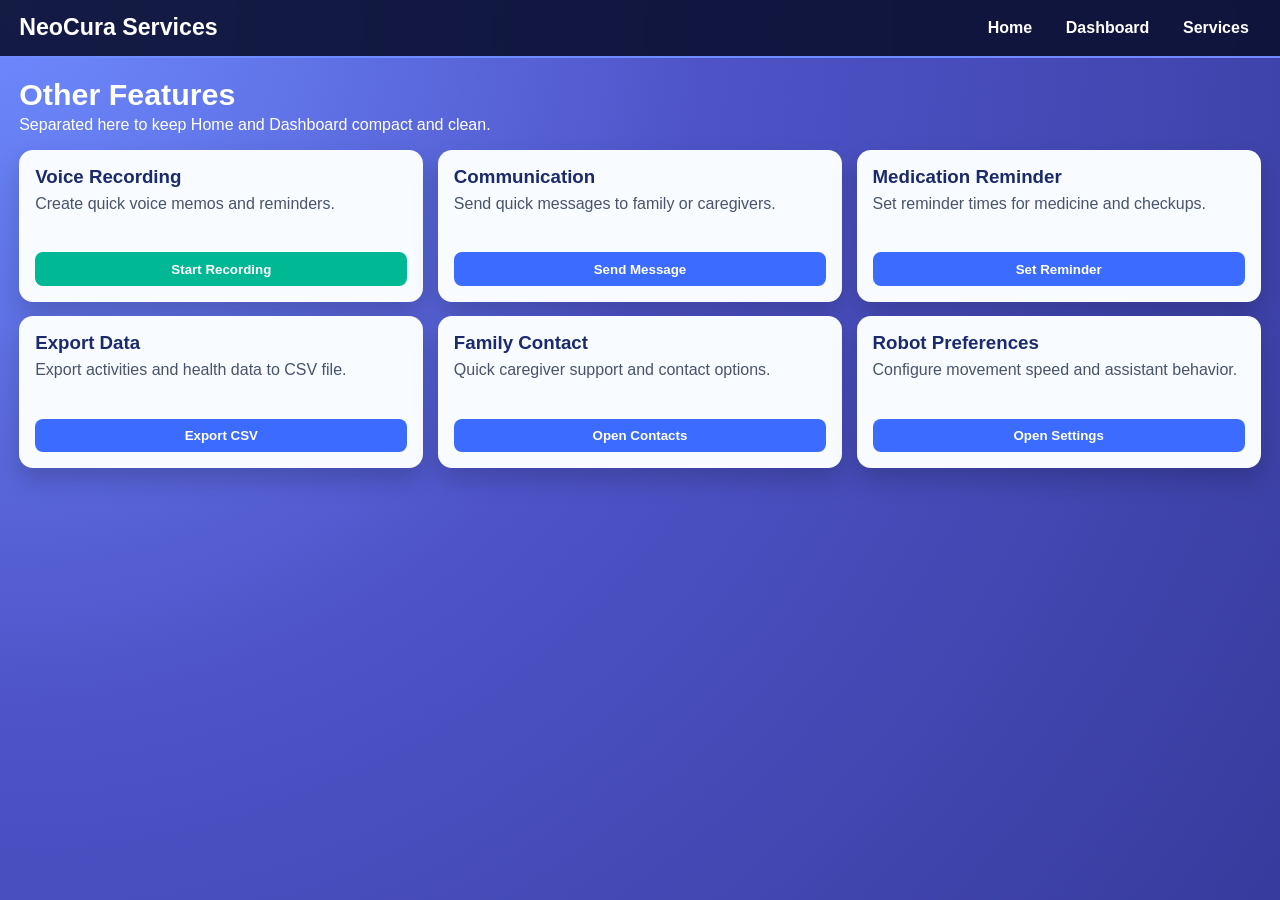
<file: templates/services.html>
<!DOCTYPE html>
<html lang="en">
<head>
    <meta charset="UTF-8">
    <meta name="viewport" content="width=device-width, initial-scale=1.0">
    <title>NeoCura - Services</title>
    <style>
        * { margin: 0; padding: 0; box-sizing: border-box; }
        :root {
            --primary: #3b6cff;
            --secondary: #1a2a6c;
            --accent: #00b894;
            --card: #f8fbff;
        }
        body {
            font-family: "Segoe UI", Tahoma, Geneva, Verdana, sans-serif;
            background: radial-gradient(circle at top left, #6e8bff 0%, #4e54c8 45%, #373b9d 100%);
            min-height: 100vh;
        }
        .navbar {
            background: rgba(10, 16, 48, 0.9);
            backdrop-filter: blur(6px);
            border-bottom: 2px solid #6e8bff;
            padding: 0.9rem 1.2rem;
            display: flex;
            align-items: center;
            justify-content: space-between;
            gap: 1rem;
        }
        .logo { color: #fff; font-size: 1.45rem; font-weight: 700; }
        .nav-links { display: flex; gap: 0.6rem; list-style: none; }
        .nav-links a {
            color: #fff;
            text-decoration: none;
            font-weight: 600;
            padding: 0.45rem 0.75rem;
            border-radius: 8px;
        }
        .nav-links a:hover { background: rgba(255,255,255,0.14); }

        .container { max-width: 1280px; margin: 0 auto; padding: 1.2rem; }
        .header { color: #fff; margin-bottom: 1rem; }
        .header h1 { font-size: 1.9rem; margin-bottom: 0.25rem; }
        .grid {
            display: grid;
            grid-template-columns: repeat(3, minmax(230px, 1fr));
            gap: 0.9rem;
        }
        .card {
            background: var(--card);
            border-radius: 14px;
            box-shadow: 0 12px 25px rgba(0,0,0,0.18);
            padding: 1rem;
        }
        .card h3 { color: var(--secondary); margin-bottom: 0.45rem; }
        .card p { color: #475469; margin-bottom: 0.7rem; min-height: 46px; }
        .btn {
            border: none;
            border-radius: 8px;
            padding: 0.58rem 0.8rem;
            font-weight: 700;
            cursor: pointer;
            color: #fff;
            background: var(--primary);
            width: 100%;
        }
        .btn.accent { background: var(--accent); }
        @media (max-width: 980px) { .grid { grid-template-columns: repeat(2, minmax(230px, 1fr)); } }
        @media (max-width: 680px) { .grid { grid-template-columns: 1fr; } .navbar { flex-wrap: wrap; } }
    </style>
</head>
<body>
    <nav class="navbar">
        <div class="logo">NeoCura Services</div>
        <ul class="nav-links">
            <li><a href="/">Home</a></li>
            <li><a href="/dashboard">Dashboard</a></li>
            <li><a href="/services">Services</a></li>
        </ul>
    </nav>

    <div class="container">
        <div class="header">
            <h1>Other Features</h1>
            <p>Separated here to keep Home and Dashboard compact and clean.</p>
        </div>

        <div class="grid">
            <div class="card">
                <h3>Voice Recording</h3>
                <p>Create quick voice memos and reminders.</p>
                <button class="btn accent" onclick="startRecording()">Start Recording</button>
            </div>
            <div class="card">
                <h3>Communication</h3>
                <p>Send quick messages to family or caregivers.</p>
                <button class="btn" onclick="openCommunication()">Send Message</button>
            </div>
            <div class="card">
                <h3>Medication Reminder</h3>
                <p>Set reminder times for medicine and checkups.</p>
                <button class="btn" onclick="setReminder()">Set Reminder</button>
            </div>
            <div class="card">
                <h3>Export Data</h3>
                <p>Export activities and health data to CSV file.</p>
                <button class="btn" onclick="exportData()">Export CSV</button>
            </div>
            <div class="card">
                <h3>Family Contact</h3>
                <p>Quick caregiver support and contact options.</p>
                <button class="btn" onclick="alert('Contact list opened')">Open Contacts</button>
            </div>
            <div class="card">
                <h3>Robot Preferences</h3>
                <p>Configure movement speed and assistant behavior.</p>
                <button class="btn" onclick="alert('Preferences panel opened')">Open Settings</button>
            </div>
        </div>
    </div>

    <script>
        function startRecording() {
            alert('Voice recording started.');
        }

        function openCommunication() {
            alert('Message panel opened.');
        }

        function setReminder() {
            const time = prompt('Enter reminder time (HH:MM)');
            if (time) alert('Reminder saved for ' + time);
        }

        function exportData() {
            fetch('/activities')
                .then(response => response.json())
                .then(function(activities) {
                    let csv = 'Date,Time,Type,Content\n';

                    activities.forEach(function(activity) {
                        const date = new Date(activity.timestamp);
                        const dateStr = date.toLocaleDateString();
                        const timeStr = date.toLocaleTimeString();
                        let content = 'Activity';

                        if (activity.type === 'robot_movement') content = 'Robot moved ' + activity.direction;
                        else if (activity.type === 'health_check' || activity.type === 'activity_log') content = activity.metric + ': ' + activity.value;
                        else if (activity.type === 'emergency') content = 'Emergency: ' + activity.action;

                        csv += '"' + dateStr + '","' + timeStr + '","' + activity.type + '","' + content + '"\n';
                    });

                    const blob = new Blob([csv], { type: 'text/csv' });
                    const url = window.URL.createObjectURL(blob);
                    const a = document.createElement('a');
                    a.href = url;
                    a.download = 'care_robot_data_' + new Date().toISOString().split('T')[0] + '.csv';
                    a.click();
                    window.URL.revokeObjectURL(url);
                })
                .catch(function() {
                    alert('Failed to export data.');
                });
        }
    </script>
</body>
</html>
</file>
